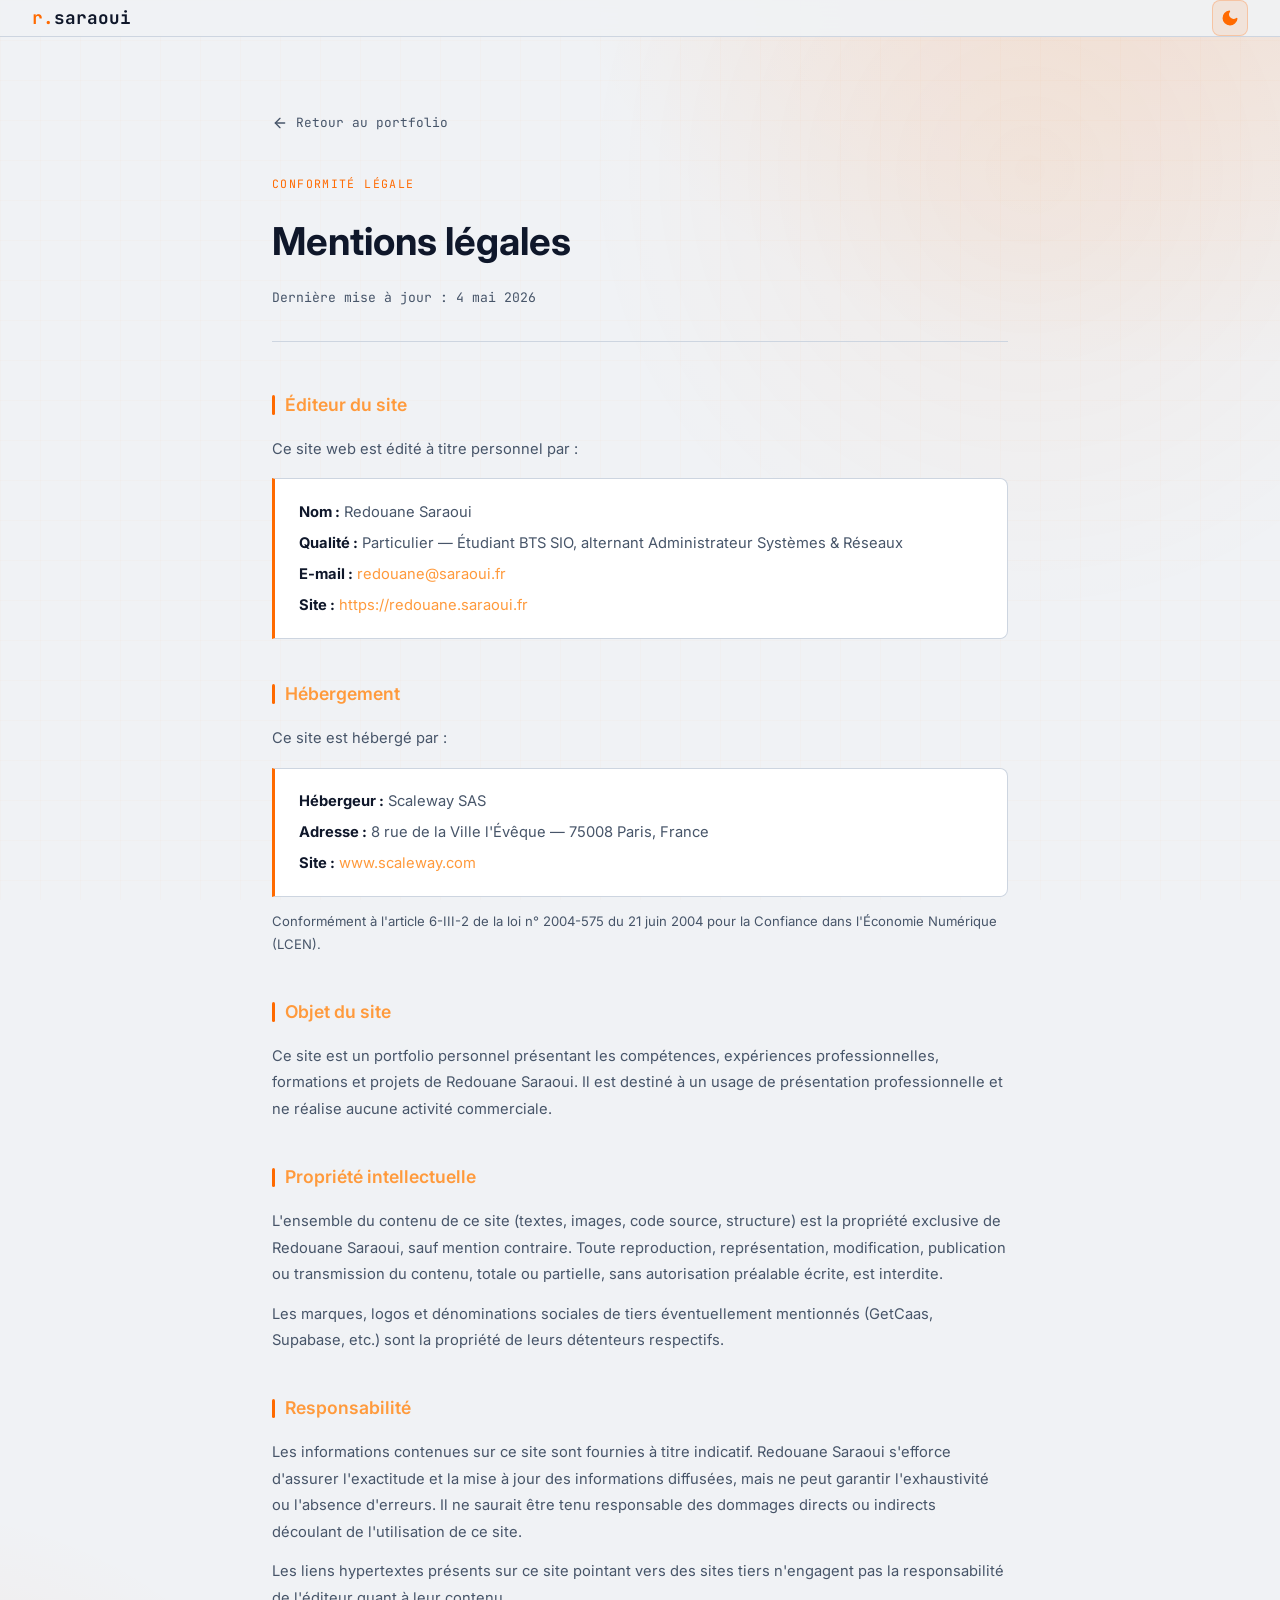
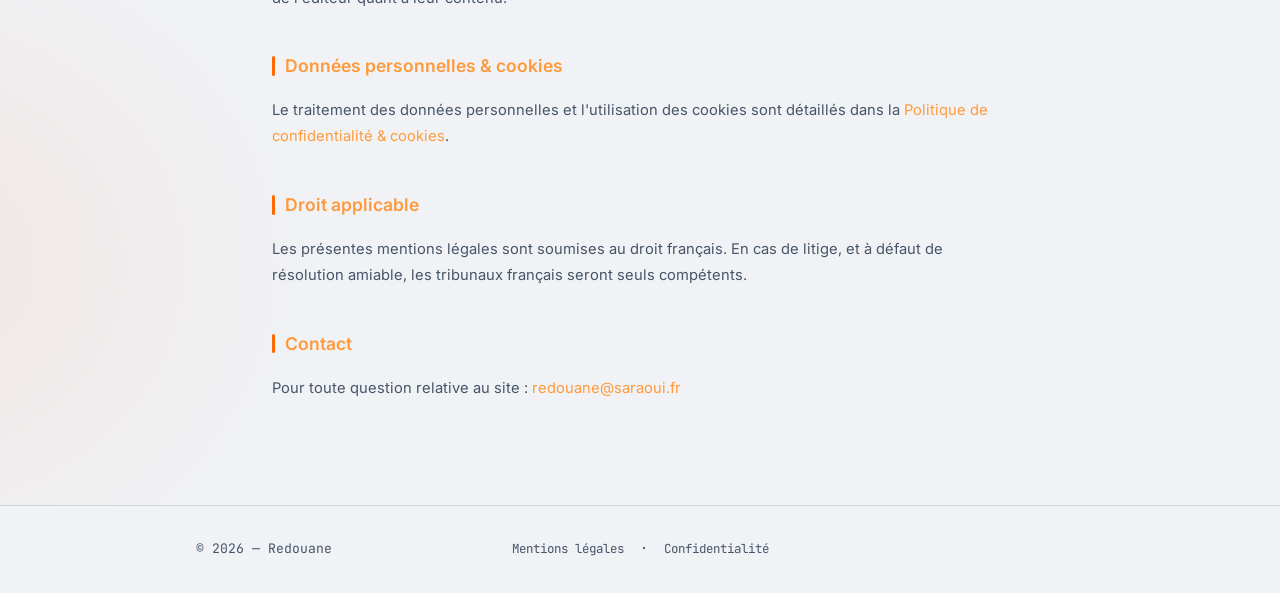
<file: mentions-legales.html>
<!DOCTYPE html>
<html lang="fr">
<head>
    <meta charset="UTF-8">
    <meta name="viewport" content="width=device-width, initial-scale=1.0">
    <title>Mentions légales — Redouane Saraoui</title>
    <meta name="description" content="Mentions légales du site portfolio de Redouane Saraoui.">
    <meta name="robots" content="noindex, follow">
    <link rel="canonical" href="https://redouane.saraoui.fr/mentions-legales.html">

    <link rel="preconnect" href="https://fonts.googleapis.com">
    <link rel="preconnect" href="https://fonts.gstatic.com" crossorigin>
    <link rel="stylesheet" href="https://fonts.googleapis.com/css2?family=Inter:wght@300;400;600;700;900&family=JetBrains+Mono:wght@400;700&display=swap">

    <link rel="stylesheet" href="styles.css">
    <link rel="icon" href="favicon.png" type="image/png">

    <style>
        .legal-page {
            max-width: 800px;
            margin: 0 auto;
            padding: 7rem 2rem 4rem;
            position: relative;
            z-index: 1;
        }
        .legal-back {
            display: inline-flex;
            align-items: center;
            gap: 0.5rem;
            font-family: 'JetBrains Mono', monospace;
            font-size: 0.8rem;
            color: var(--muted);
            text-decoration: none;
            margin-bottom: 2.5rem;
            transition: color 0.2s;
        }
        .legal-back:hover { color: var(--accent); }
        .legal-back svg { width: 16px; height: 16px; }
        .legal-header {
            margin-bottom: 3rem;
            padding-bottom: 2rem;
            border-bottom: 1px solid var(--border);
        }
        .legal-header .tag {
            font-family: 'JetBrains Mono', monospace;
            font-size: 0.72rem;
            color: var(--accent);
            text-transform: uppercase;
            letter-spacing: 0.12em;
            margin-bottom: 1rem;
        }
        .legal-header h1 {
            font-size: clamp(1.8rem, 4vw, 2.4rem);
            font-weight: 700;
            color: var(--text);
            margin-bottom: 0.75rem;
        }
        .legal-header .updated {
            font-size: 0.82rem;
            color: var(--muted);
            font-family: 'JetBrains Mono', monospace;
        }
        .legal-section {
            margin-bottom: 2.5rem;
        }
        .legal-section h2 {
            font-size: 1.1rem;
            font-weight: 600;
            color: var(--accent2);
            margin-bottom: 1rem;
            display: flex;
            align-items: center;
            gap: 0.6rem;
        }
        .legal-section h2::before {
            content: '';
            display: inline-block;
            width: 3px;
            height: 1.1em;
            background: var(--accent);
            border-radius: 2px;
            flex-shrink: 0;
        }
        .legal-section p,
        .legal-section li {
            color: var(--muted);
            font-size: 0.92rem;
            line-height: 1.8;
        }
        .legal-section ul {
            list-style: none;
            padding-left: 1.2rem;
        }
        .legal-section ul li::before {
            content: '—';
            color: var(--accent);
            margin-right: 0.5rem;
            font-family: 'JetBrains Mono', monospace;
        }
        .legal-section a {
            color: var(--accent2);
            text-decoration: none;
        }
        .legal-section a:hover { text-decoration: underline; }
        .info-block {
            background: var(--card);
            border: 1px solid var(--border);
            border-left: 3px solid var(--accent);
            border-radius: 0 8px 8px 0;
            padding: 1.2rem 1.5rem;
            margin-top: 1rem;
        }
        .info-block p { margin-bottom: 0.3rem; }
        .info-block p:last-child { margin-bottom: 0; }
        .info-block strong { color: var(--text); }
    </style>
</head>
<body>

    <header class="site-header">
        <div class="header-inner container">
            <a href="index.html" class="brand">r.<span>saraoui</span></a>
            <nav class="site-nav" aria-label="Navigation principale"></nav>
        </div>
    </header>

    <main class="legal-page">
        <a href="index.html" class="legal-back">
            <svg viewBox="0 0 24 24" fill="none" stroke="currentColor" stroke-width="2" stroke-linecap="round" stroke-linejoin="round"><path d="M19 12H5"/><path d="m12 19-7-7 7-7"/></svg>
            Retour au portfolio
        </a>

        <div class="legal-header">
            <div class="tag">Conformité légale</div>
            <h1>Mentions légales</h1>
            <p class="updated">Dernière mise à jour : 4 mai 2026</p>
        </div>

        <div class="legal-section">
            <h2>Éditeur du site</h2>
            <p>Ce site web est édité à titre personnel par :</p>
            <div class="info-block">
                <p><strong>Nom :</strong> Redouane Saraoui</p>
                <p><strong>Qualité :</strong> Particulier — Étudiant BTS SIO, alternant Administrateur Systèmes &amp; Réseaux</p>
                <p><strong>E-mail :</strong> <a href="mailto:redouane@saraoui.fr">redouane@saraoui.fr</a></p>
                <p><strong>Site :</strong> <a href="https://redouane.saraoui.fr">https://redouane.saraoui.fr</a></p>
            </div>
        </div>

        <div class="legal-section">
            <h2>Hébergement</h2>
            <p>Ce site est hébergé par :</p>
            <div class="info-block">
                <p><strong>Hébergeur :</strong> Scaleway SAS</p>
                <p><strong>Adresse :</strong> 8 rue de la Ville l'Évêque — 75008 Paris, France</p>
                <p><strong>Site :</strong> <a href="https://www.scaleway.com" target="_blank" rel="noopener noreferrer">www.scaleway.com</a></p>
            </div>
            <p style="margin-top:0.8rem; font-size:0.82rem;">Conformément à l'article 6-III-2 de la loi n° 2004-575 du 21 juin 2004 pour la Confiance dans l'Économie Numérique (LCEN).</p>
        </div>

        <div class="legal-section">
            <h2>Objet du site</h2>
            <p>Ce site est un portfolio personnel présentant les compétences, expériences professionnelles, formations et projets de Redouane Saraoui. Il est destiné à un usage de présentation professionnelle et ne réalise aucune activité commerciale.</p>
        </div>

        <div class="legal-section">
            <h2>Propriété intellectuelle</h2>
            <p>L'ensemble du contenu de ce site (textes, images, code source, structure) est la propriété exclusive de Redouane Saraoui, sauf mention contraire. Toute reproduction, représentation, modification, publication ou transmission du contenu, totale ou partielle, sans autorisation préalable écrite, est interdite.</p>
            <p style="margin-top:0.8rem;">Les marques, logos et dénominations sociales de tiers éventuellement mentionnés (GetCaas, Supabase, etc.) sont la propriété de leurs détenteurs respectifs.</p>
        </div>

        <div class="legal-section">
            <h2>Responsabilité</h2>
            <p>Les informations contenues sur ce site sont fournies à titre indicatif. Redouane Saraoui s'efforce d'assurer l'exactitude et la mise à jour des informations diffusées, mais ne peut garantir l'exhaustivité ou l'absence d'erreurs. Il ne saurait être tenu responsable des dommages directs ou indirects découlant de l'utilisation de ce site.</p>
            <p style="margin-top:0.8rem;">Les liens hypertextes présents sur ce site pointant vers des sites tiers n'engagent pas la responsabilité de l'éditeur quant à leur contenu.</p>
        </div>

        <div class="legal-section">
            <h2>Données personnelles &amp; cookies</h2>
            <p>Le traitement des données personnelles et l'utilisation des cookies sont détaillés dans la <a href="politique-confidentialite.html">Politique de confidentialité &amp; cookies</a>.</p>
        </div>

        <div class="legal-section">
            <h2>Droit applicable</h2>
            <p>Les présentes mentions légales sont soumises au droit français. En cas de litige, et à défaut de résolution amiable, les tribunaux français seront seuls compétents.</p>
        </div>

        <div class="legal-section">
            <h2>Contact</h2>
            <p>Pour toute question relative au site : <a href="mailto:redouane@saraoui.fr">redouane@saraoui.fr</a></p>
        </div>
    </main>

    <footer class="site-footer">
        <div class="container footer-inner">
            <span>© <span id="year"></span> — Redouane</span>
            <span>
                <a href="mentions-legales.html" class="footer-legal-link">Mentions légales</a>
                &nbsp;·&nbsp;
                <a href="politique-confidentialite.html" class="footer-legal-link">Confidentialité</a>
            </span>
        </div>
    </footer>

    <script src="script.js"></script>
    <script>document.getElementById('year').textContent = new Date().getFullYear();</script>
</body>
</html>
</file>
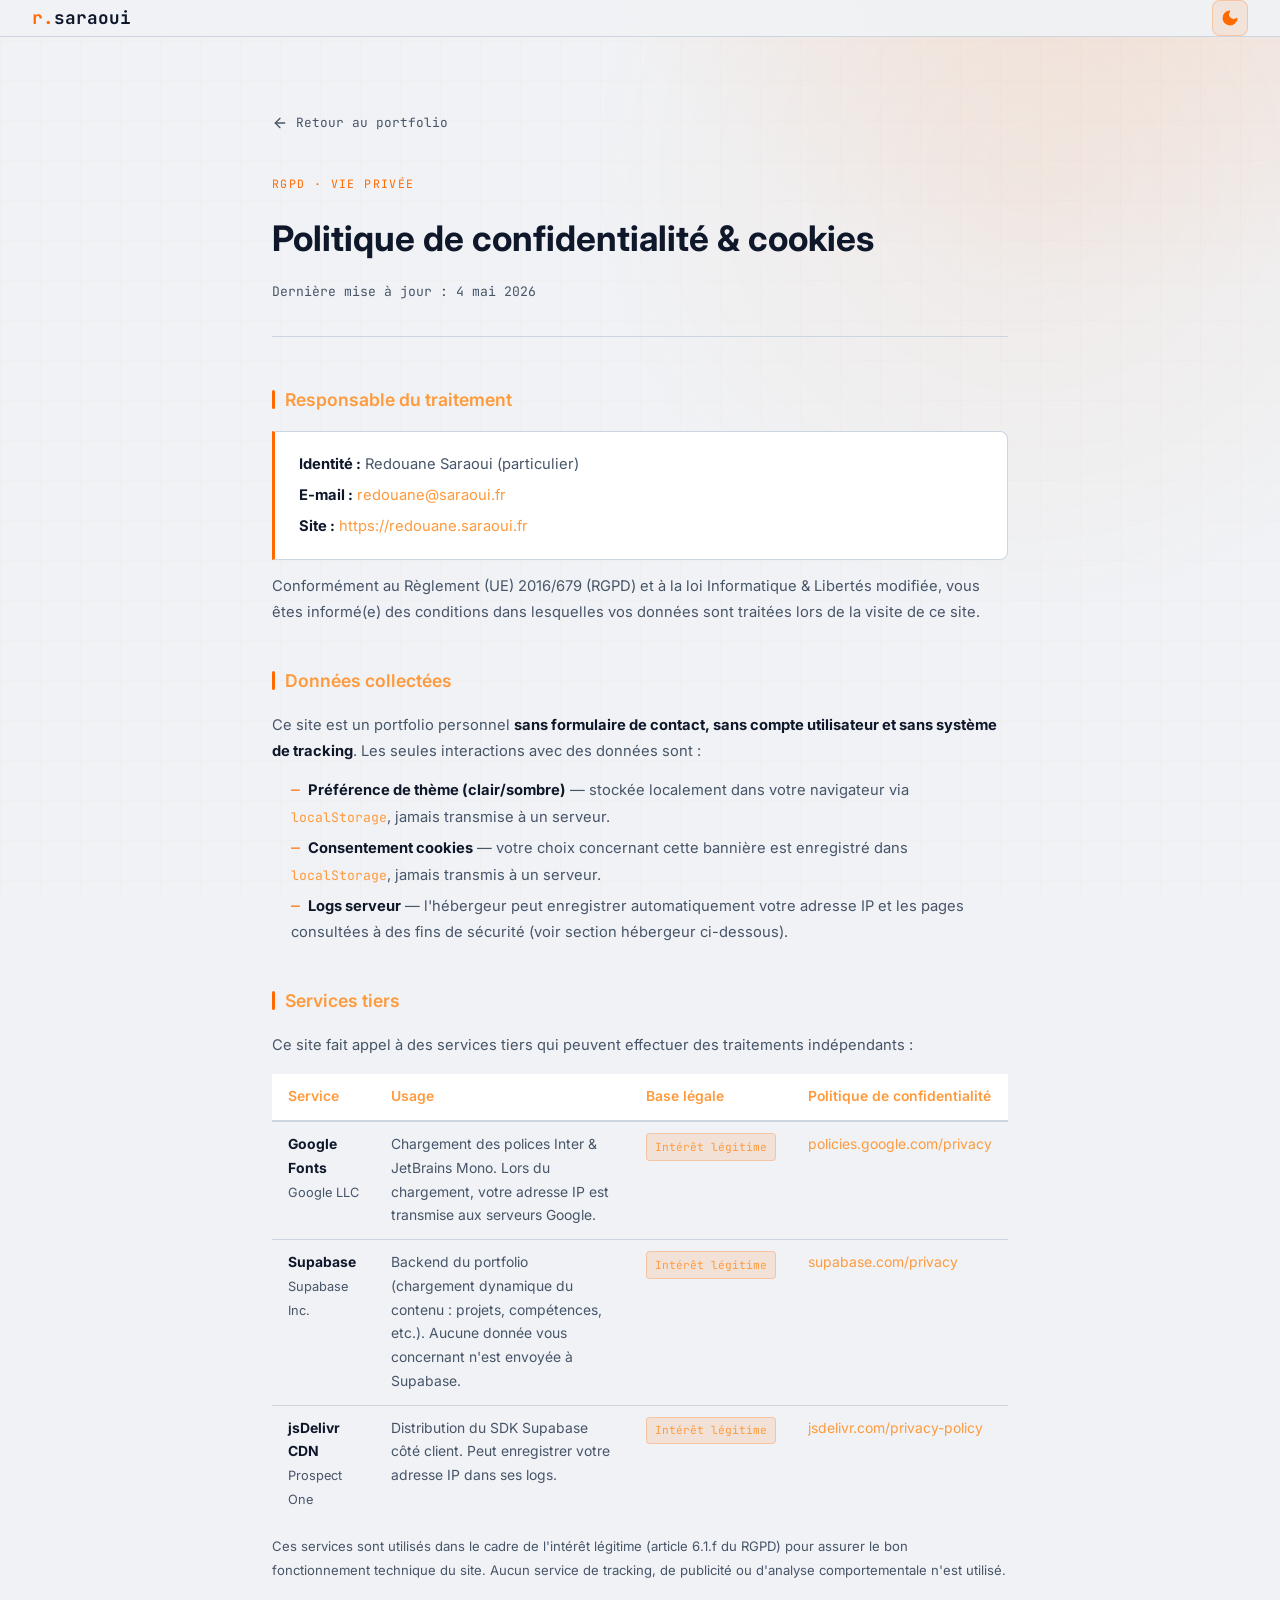
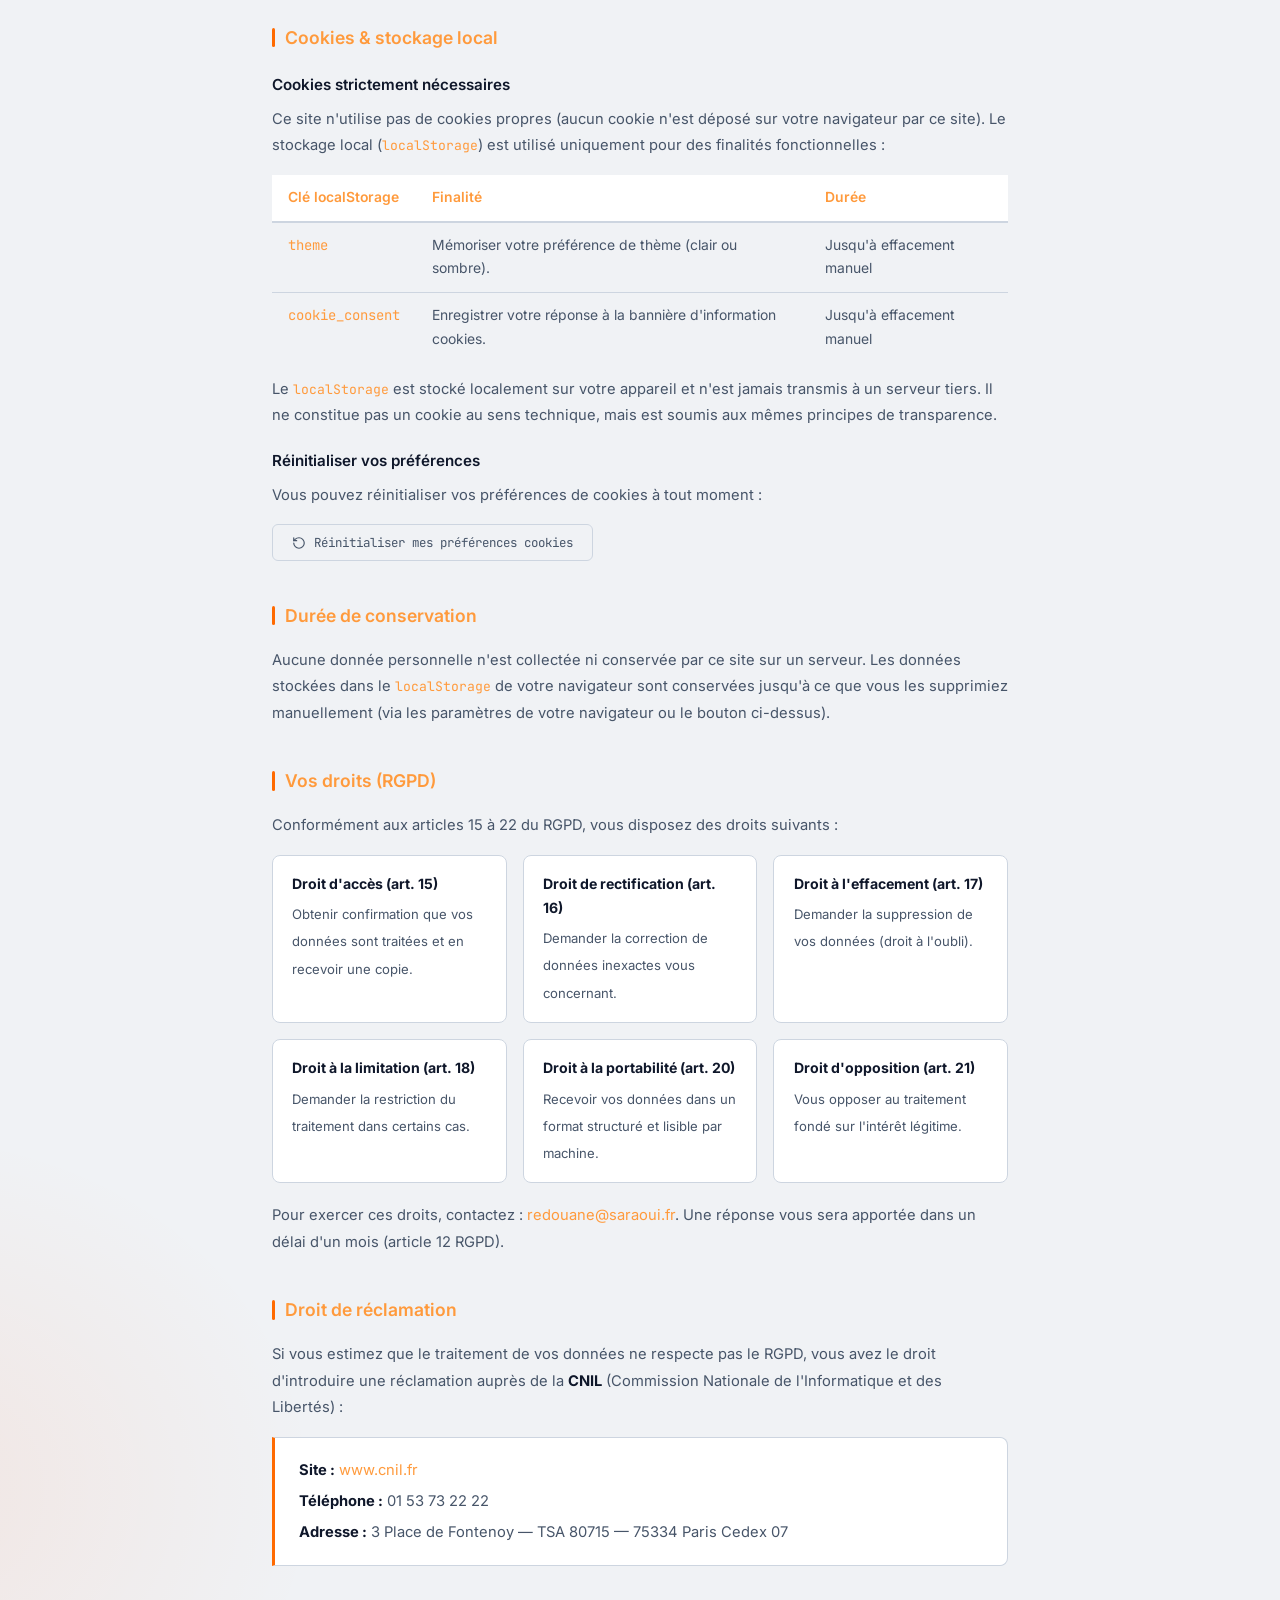
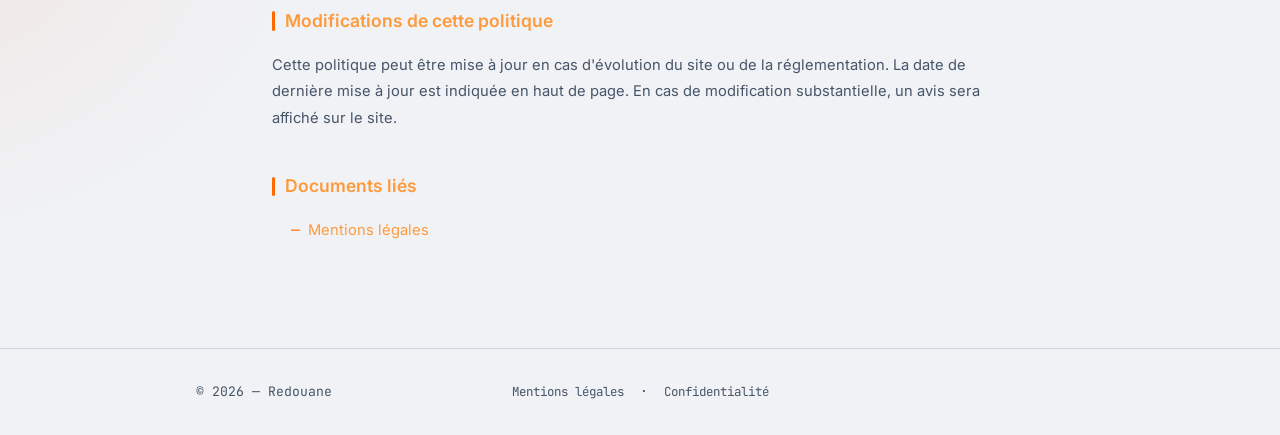
<file: politique-confidentialite.html>
<!DOCTYPE html>
<html lang="fr">
<head>
    <meta charset="UTF-8">
    <meta name="viewport" content="width=device-width, initial-scale=1.0">
    <title>Politique de confidentialité &amp; cookies — Redouane Saraoui</title>
    <meta name="description" content="Politique de confidentialité et gestion des cookies du portfolio de Redouane Saraoui, conformément au RGPD.">
    <meta name="robots" content="noindex, follow">
    <link rel="canonical" href="https://redouane.saraoui.fr/politique-confidentialite.html">

    <link rel="preconnect" href="https://fonts.googleapis.com">
    <link rel="preconnect" href="https://fonts.gstatic.com" crossorigin>
    <link rel="stylesheet" href="https://fonts.googleapis.com/css2?family=Inter:wght@300;400;600;700;900&family=JetBrains+Mono:wght@400;700&display=swap">

    <link rel="stylesheet" href="styles.css">
    <link rel="icon" href="favicon.png" type="image/png">

    <style>
        .legal-page {
            max-width: 800px;
            margin: 0 auto;
            padding: 7rem 2rem 4rem;
            position: relative;
            z-index: 1;
        }
        .legal-back {
            display: inline-flex;
            align-items: center;
            gap: 0.5rem;
            font-family: 'JetBrains Mono', monospace;
            font-size: 0.8rem;
            color: var(--muted);
            text-decoration: none;
            margin-bottom: 2.5rem;
            transition: color 0.2s;
        }
        .legal-back:hover { color: var(--accent); }
        .legal-back svg { width: 16px; height: 16px; }
        .legal-header {
            margin-bottom: 3rem;
            padding-bottom: 2rem;
            border-bottom: 1px solid var(--border);
        }
        .legal-header .tag {
            font-family: 'JetBrains Mono', monospace;
            font-size: 0.72rem;
            color: var(--accent);
            text-transform: uppercase;
            letter-spacing: 0.12em;
            margin-bottom: 1rem;
        }
        .legal-header h1 {
            font-size: clamp(1.6rem, 4vw, 2.2rem);
            font-weight: 700;
            color: var(--text);
            margin-bottom: 0.75rem;
        }
        .legal-header .updated {
            font-size: 0.82rem;
            color: var(--muted);
            font-family: 'JetBrains Mono', monospace;
        }
        .legal-section {
            margin-bottom: 2.5rem;
        }
        .legal-section h2 {
            font-size: 1.1rem;
            font-weight: 600;
            color: var(--accent2);
            margin-bottom: 1rem;
            display: flex;
            align-items: center;
            gap: 0.6rem;
        }
        .legal-section h2::before {
            content: '';
            display: inline-block;
            width: 3px;
            height: 1.1em;
            background: var(--accent);
            border-radius: 2px;
            flex-shrink: 0;
        }
        .legal-section h3 {
            font-size: 0.95rem;
            font-weight: 600;
            color: var(--text);
            margin: 1.2rem 0 0.5rem;
        }
        .legal-section p,
        .legal-section li {
            color: var(--muted);
            font-size: 0.92rem;
            line-height: 1.8;
        }
        .legal-section ul {
            list-style: none;
            padding-left: 1.2rem;
            margin-top: 0.5rem;
        }
        .legal-section ul li { margin-bottom: 0.3rem; }
        .legal-section ul li::before {
            content: '—';
            color: var(--accent);
            margin-right: 0.5rem;
            font-family: 'JetBrains Mono', monospace;
        }
        .legal-section a {
            color: var(--accent2);
            text-decoration: none;
        }
        .legal-section a:hover { text-decoration: underline; }
        .info-block {
            background: var(--card);
            border: 1px solid var(--border);
            border-left: 3px solid var(--accent);
            border-radius: 0 8px 8px 0;
            padding: 1.2rem 1.5rem;
            margin-top: 1rem;
        }
        .info-block p { margin-bottom: 0.3rem; font-size: 0.92rem; color: var(--muted); }
        .info-block p:last-child { margin-bottom: 0; }
        .info-block strong { color: var(--text); }
        .table-wrapper {
            overflow-x: auto;
            margin-top: 1rem;
        }
        table {
            width: 100%;
            border-collapse: collapse;
            font-size: 0.87rem;
        }
        th {
            background: var(--card);
            color: var(--accent2);
            font-weight: 600;
            padding: 0.7rem 1rem;
            text-align: left;
            border-bottom: 2px solid var(--border);
            white-space: nowrap;
        }
        td {
            padding: 0.7rem 1rem;
            color: var(--muted);
            border-bottom: 1px solid var(--border);
            vertical-align: top;
        }
        tr:last-child td { border-bottom: none; }
        .badge {
            display: inline-block;
            font-family: 'JetBrains Mono', monospace;
            font-size: 0.7rem;
            padding: 0.2rem 0.5rem;
            border-radius: 4px;
            background: rgba(255, 106, 0, 0.12);
            color: var(--accent2);
            border: 1px solid rgba(255, 106, 0, 0.25);
            white-space: nowrap;
        }
        .rights-grid {
            display: grid;
            grid-template-columns: repeat(auto-fill, minmax(220px, 1fr));
            gap: 1rem;
            margin-top: 1rem;
        }
        .right-card {
            background: var(--card);
            border: 1px solid var(--border);
            border-radius: 8px;
            padding: 1rem 1.2rem;
        }
        .right-card strong {
            display: block;
            font-size: 0.88rem;
            color: var(--text);
            margin-bottom: 0.3rem;
        }
        .right-card span {
            font-size: 0.82rem;
            color: var(--muted);
        }
        .cookie-reset-btn {
            display: inline-flex;
            align-items: center;
            gap: 0.5rem;
            margin-top: 1rem;
            padding: 0.55rem 1.2rem;
            background: transparent;
            border: 1px solid var(--border);
            border-radius: 6px;
            color: var(--muted);
            font-family: 'JetBrains Mono', monospace;
            font-size: 0.78rem;
            cursor: pointer;
            transition: border-color 0.2s, color 0.2s;
        }
        .cookie-reset-btn:hover {
            border-color: var(--accent);
            color: var(--accent);
        }
    </style>
</head>
<body>

    <header class="site-header">
        <div class="header-inner container">
            <a href="index.html" class="brand">r.<span>saraoui</span></a>
            <nav class="site-nav" aria-label="Navigation principale"></nav>
        </div>
    </header>

    <main class="legal-page">
        <a href="index.html" class="legal-back">
            <svg viewBox="0 0 24 24" fill="none" stroke="currentColor" stroke-width="2" stroke-linecap="round" stroke-linejoin="round"><path d="M19 12H5"/><path d="m12 19-7-7 7-7"/></svg>
            Retour au portfolio
        </a>

        <div class="legal-header">
            <div class="tag">RGPD · Vie privée</div>
            <h1>Politique de confidentialité &amp; cookies</h1>
            <p class="updated">Dernière mise à jour : 4 mai 2026</p>
        </div>

        <!-- 1. Responsable -->
        <div class="legal-section">
            <h2>Responsable du traitement</h2>
            <div class="info-block">
                <p><strong>Identité :</strong> Redouane Saraoui (particulier)</p>
                <p><strong>E-mail :</strong> <a href="mailto:redouane@saraoui.fr">redouane@saraoui.fr</a></p>
                <p><strong>Site :</strong> <a href="https://redouane.saraoui.fr">https://redouane.saraoui.fr</a></p>
            </div>
            <p style="margin-top:0.8rem;">Conformément au Règlement (UE) 2016/679 (RGPD) et à la loi Informatique &amp; Libertés modifiée, vous êtes informé(e) des conditions dans lesquelles vos données sont traitées lors de la visite de ce site.</p>
        </div>

        <!-- 2. Données collectées -->
        <div class="legal-section">
            <h2>Données collectées</h2>
            <p>Ce site est un portfolio personnel <strong style="color:var(--text);">sans formulaire de contact, sans compte utilisateur et sans système de tracking</strong>. Les seules interactions avec des données sont :</p>
            <ul style="margin-top:0.8rem;">
                <li><strong style="color:var(--text);">Préférence de thème (clair/sombre)</strong> — stockée localement dans votre navigateur via <code style="font-family:'JetBrains Mono',monospace;font-size:0.82rem;color:var(--accent2);">localStorage</code>, jamais transmise à un serveur.</li>
                <li><strong style="color:var(--text);">Consentement cookies</strong> — votre choix concernant cette bannière est enregistré dans <code style="font-family:'JetBrains Mono',monospace;font-size:0.82rem;color:var(--accent2);">localStorage</code>, jamais transmis à un serveur.</li>
                <li><strong style="color:var(--text);">Logs serveur</strong> — l'hébergeur peut enregistrer automatiquement votre adresse IP et les pages consultées à des fins de sécurité (voir section hébergeur ci-dessous).</li>
            </ul>
        </div>

        <!-- 3. Services tiers -->
        <div class="legal-section">
            <h2>Services tiers</h2>
            <p>Ce site fait appel à des services tiers qui peuvent effectuer des traitements indépendants :</p>
            <div class="table-wrapper">
                <table>
                    <thead>
                        <tr>
                            <th>Service</th>
                            <th>Usage</th>
                            <th>Base légale</th>
                            <th>Politique de confidentialité</th>
                        </tr>
                    </thead>
                    <tbody>
                        <tr>
                            <td><strong style="color:var(--text);">Google Fonts</strong><br><span style="font-size:0.8rem;">Google LLC</span></td>
                            <td>Chargement des polices Inter &amp; JetBrains Mono. Lors du chargement, votre adresse IP est transmise aux serveurs Google.</td>
                            <td><span class="badge">Intérêt légitime</span></td>
                            <td><a href="https://policies.google.com/privacy" target="_blank" rel="noopener noreferrer">policies.google.com/privacy</a></td>
                        </tr>
                        <tr>
                            <td><strong style="color:var(--text);">Supabase</strong><br><span style="font-size:0.8rem;">Supabase Inc.</span></td>
                            <td>Backend du portfolio (chargement dynamique du contenu : projets, compétences, etc.). Aucune donnée vous concernant n'est envoyée à Supabase.</td>
                            <td><span class="badge">Intérêt légitime</span></td>
                            <td><a href="https://supabase.com/privacy" target="_blank" rel="noopener noreferrer">supabase.com/privacy</a></td>
                        </tr>
                        <tr>
                            <td><strong style="color:var(--text);">jsDelivr CDN</strong><br><span style="font-size:0.8rem;">Prospect One</span></td>
                            <td>Distribution du SDK Supabase côté client. Peut enregistrer votre adresse IP dans ses logs.</td>
                            <td><span class="badge">Intérêt légitime</span></td>
                            <td><a href="https://www.jsdelivr.com/privacy-policy-jsdelivr-net" target="_blank" rel="noopener noreferrer">jsdelivr.com/privacy-policy</a></td>
                        </tr>
                    </tbody>
                </table>
            </div>
            <p style="margin-top:0.8rem; font-size:0.82rem;">Ces services sont utilisés dans le cadre de l'intérêt légitime (article 6.1.f du RGPD) pour assurer le bon fonctionnement technique du site. Aucun service de tracking, de publicité ou d'analyse comportementale n'est utilisé.</p>
        </div>

        <!-- 4. Cookies & stockage local -->
        <div class="legal-section">
            <h2>Cookies &amp; stockage local</h2>

            <h3>Cookies strictement nécessaires</h3>
            <p>Ce site n'utilise pas de cookies propres (aucun cookie n'est déposé sur votre navigateur par ce site). Le stockage local (<code style="font-family:'JetBrains Mono',monospace;font-size:0.82rem;color:var(--accent2);">localStorage</code>) est utilisé uniquement pour des finalités fonctionnelles :</p>
            <div class="table-wrapper">
                <table>
                    <thead>
                        <tr>
                            <th>Clé localStorage</th>
                            <th>Finalité</th>
                            <th>Durée</th>
                        </tr>
                    </thead>
                    <tbody>
                        <tr>
                            <td><code style="font-family:'JetBrains Mono',monospace;color:var(--accent2);">theme</code></td>
                            <td>Mémoriser votre préférence de thème (clair ou sombre).</td>
                            <td>Jusqu'à effacement manuel</td>
                        </tr>
                        <tr>
                            <td><code style="font-family:'JetBrains Mono',monospace;color:var(--accent2);">cookie_consent</code></td>
                            <td>Enregistrer votre réponse à la bannière d'information cookies.</td>
                            <td>Jusqu'à effacement manuel</td>
                        </tr>
                    </tbody>
                </table>
            </div>
            <p style="margin-top:0.8rem;">Le <code style="font-family:'JetBrains Mono',monospace;font-size:0.82rem;color:var(--accent2);">localStorage</code> est stocké localement sur votre appareil et n'est jamais transmis à un serveur tiers. Il ne constitue pas un cookie au sens technique, mais est soumis aux mêmes principes de transparence.</p>

            <h3>Réinitialiser vos préférences</h3>
            <p>Vous pouvez réinitialiser vos préférences de cookies à tout moment :</p>
            <button class="cookie-reset-btn" onclick="resetConsent()">
                <svg width="14" height="14" viewBox="0 0 24 24" fill="none" stroke="currentColor" stroke-width="2" stroke-linecap="round" stroke-linejoin="round"><path d="M3 12a9 9 0 1 0 9-9 9.75 9.75 0 0 0-6.74 2.74L3 8"/><path d="M3 3v5h5"/></svg>
                Réinitialiser mes préférences cookies
            </button>
        </div>

        <!-- 5. Durée de conservation -->
        <div class="legal-section">
            <h2>Durée de conservation</h2>
            <p>Aucune donnée personnelle n'est collectée ni conservée par ce site sur un serveur. Les données stockées dans le <code style="font-family:'JetBrains Mono',monospace;font-size:0.82rem;color:var(--accent2);">localStorage</code> de votre navigateur sont conservées jusqu'à ce que vous les supprimiez manuellement (via les paramètres de votre navigateur ou le bouton ci-dessus).</p>
        </div>

        <!-- 6. Droits -->
        <div class="legal-section">
            <h2>Vos droits (RGPD)</h2>
            <p>Conformément aux articles 15 à 22 du RGPD, vous disposez des droits suivants :</p>
            <div class="rights-grid">
                <div class="right-card">
                    <strong>Droit d'accès (art. 15)</strong>
                    <span>Obtenir confirmation que vos données sont traitées et en recevoir une copie.</span>
                </div>
                <div class="right-card">
                    <strong>Droit de rectification (art. 16)</strong>
                    <span>Demander la correction de données inexactes vous concernant.</span>
                </div>
                <div class="right-card">
                    <strong>Droit à l'effacement (art. 17)</strong>
                    <span>Demander la suppression de vos données (droit à l'oubli).</span>
                </div>
                <div class="right-card">
                    <strong>Droit à la limitation (art. 18)</strong>
                    <span>Demander la restriction du traitement dans certains cas.</span>
                </div>
                <div class="right-card">
                    <strong>Droit à la portabilité (art. 20)</strong>
                    <span>Recevoir vos données dans un format structuré et lisible par machine.</span>
                </div>
                <div class="right-card">
                    <strong>Droit d'opposition (art. 21)</strong>
                    <span>Vous opposer au traitement fondé sur l'intérêt légitime.</span>
                </div>
            </div>
            <p style="margin-top:1.2rem;">Pour exercer ces droits, contactez : <a href="mailto:redouane@saraoui.fr">redouane@saraoui.fr</a>. Une réponse vous sera apportée dans un délai d'un mois (article 12 RGPD).</p>
        </div>

        <!-- 7. Réclamation -->
        <div class="legal-section">
            <h2>Droit de réclamation</h2>
            <p>Si vous estimez que le traitement de vos données ne respecte pas le RGPD, vous avez le droit d'introduire une réclamation auprès de la <strong style="color:var(--text);">CNIL</strong> (Commission Nationale de l'Informatique et des Libertés) :</p>
            <div class="info-block">
                <p><strong>Site :</strong> <a href="https://www.cnil.fr" target="_blank" rel="noopener noreferrer">www.cnil.fr</a></p>
                <p><strong>Téléphone :</strong> 01 53 73 22 22</p>
                <p><strong>Adresse :</strong> 3 Place de Fontenoy — TSA 80715 — 75334 Paris Cedex 07</p>
            </div>
        </div>

        <!-- 8. Modifications -->
        <div class="legal-section">
            <h2>Modifications de cette politique</h2>
            <p>Cette politique peut être mise à jour en cas d'évolution du site ou de la réglementation. La date de dernière mise à jour est indiquée en haut de page. En cas de modification substantielle, un avis sera affiché sur le site.</p>
        </div>

        <!-- 9. Liens -->
        <div class="legal-section">
            <h2>Documents liés</h2>
            <ul>
                <li><a href="mentions-legales.html">Mentions légales</a></li>
            </ul>
        </div>
    </main>

    <footer class="site-footer">
        <div class="container footer-inner">
            <span>© <span id="year"></span> — Redouane</span>
            <span>
                <a href="mentions-legales.html" class="footer-legal-link">Mentions légales</a>
                &nbsp;·&nbsp;
                <a href="politique-confidentialite.html" class="footer-legal-link">Confidentialité</a>
            </span>
        </div>
    </footer>

    <script src="script.js"></script>
    <script>
        document.getElementById('year').textContent = new Date().getFullYear();

        function resetConsent() {
            localStorage.removeItem('cookie_consent');
            alert('Vos préférences ont été réinitialisées. Rechargez la page d\'accueil pour revoir la bannière.');
        }
    </script>
</body>
</html>
</file>
<file: styles.css>
/* ========================================
   IMPORTS
======================================== */

/* Google Fonts chargé depuis le HTML pour éviter le blocage de rendu */

/* ========================================
   VARIABLES & THÈME
======================================== */

:root {
  color-scheme: dark light;
  --bg:             #080c14;
  --bg2:            #0d1420;
  --card:           #111827;
  --border:         #1e2d45;
  --accent:         #ff6a00;
  --accent2:        #ff9a3c;
  --text:           #e2e8f0;
  --muted:          #64748b;

  /* Aliases pour compatibilité avec l'ancien code */
  --bg-primary:     var(--bg);
  --bg-secondary:   var(--bg2);
  --bg-tertiary:    #162030;
  --text-primary:   var(--text);
  --text-secondary: var(--muted);
  --accent-primary: var(--accent);
  --accent-secondary: var(--accent2);
  --accent-glow:    rgba(255, 106, 0, 0.35);
  --gradient-accent: linear-gradient(135deg, var(--accent), var(--accent2));
  --gradient-vertical: linear-gradient(180deg, var(--accent), var(--accent2));
  --color-accent-light: rgba(255, 106, 0, 0.08);
  --border-color:   var(--border);
  --shadow-sm:      0 2px 8px rgba(0, 0, 0, 0.4);
  --shadow-md:      0 4px 20px rgba(0, 0, 0, 0.6);
  --shadow-lg:      0 8px 40px rgba(0, 0, 0, 0.8);
  --card-bg:        var(--card);
  --nav-bg:         rgba(8, 12, 20, 0.88);
}

/* ========================================
   RESET & BASE
======================================== */

* {
  margin: 0;
  padding: 0;
  box-sizing: border-box;
}

html {
  scroll-behavior: smooth;
  overflow-x: clip;
  scrollbar-width: none;
  -ms-overflow-style: none;
}

html::-webkit-scrollbar,
body::-webkit-scrollbar {
  display: none;
}

::selection {
  background: rgba(255, 106, 0, 0.3);
  color: var(--text);
}

/* ========================================
   BODY & FOND
======================================== */

body {
  font-family: 'Inter', -apple-system, BlinkMacSystemFont, 'Segoe UI', Roboto, sans-serif;
  font-size: 16px;
  line-height: 1.7;
  color: var(--text);
  background:
    radial-gradient(ellipse 1000px 800px at 90% -5%,  rgba(255, 106, 0, 0.13) 0%, transparent 60%),
    radial-gradient(ellipse 700px 600px  at -8% 85%,  rgba(255, 80,  0, 0.08) 0%, transparent 60%),
    radial-gradient(ellipse 500px 350px  at 50% 108%, rgba(255, 106, 0, 0.05) 0%, transparent 70%),
    var(--bg);
  -webkit-font-smoothing: antialiased;
  -moz-osx-font-smoothing: grayscale;
  position: relative;
  overflow-x: clip;
}

/* Grille de points */
body::after {
  content: '';
  position: fixed;
  inset: 0;
  background-image: radial-gradient(circle, rgba(255, 106, 0, 0.055) 1px, transparent 1px);
  background-size: 40px 40px;
  pointer-events: none;
  z-index: 0;
}

/* Lueur principale animée en haut à droite */
body::before {
  content: '';
  position: fixed;
  width: 900px;
  height: 900px;
  border-radius: 50%;
  background: radial-gradient(circle, rgba(255, 106, 0, 0.09) 0%, transparent 70%);
  top: -280px;
  right: -200px;
  pointer-events: none;
  z-index: 0;
  animation: glow-breathe 10s ease-in-out infinite alternate;
}

@keyframes glow-breathe {
  from { opacity: 0.6; transform: scale(0.93); }
  to   { opacity: 1;   transform: scale(1.1);  }
}

/* ========================================
   HEADER & NAVIGATION
======================================== */

.site-header {
  position: fixed;
  top: 0;
  left: 0;
  right: 0;
  z-index: 1000;
  background: var(--nav-bg);
  backdrop-filter: blur(12px);
  -webkit-backdrop-filter: blur(12px);
  border-bottom: 1px solid var(--border);
  transition: background 0.3s ease, border-color 0.3s ease;
}

.header-inner {
  display: flex;
  align-items: center;
  justify-content: space-between;
  padding: 1.2rem 2rem;
  max-width: 1400px;
  margin: 0 auto;
}

.brand {
  font-family: 'JetBrains Mono', monospace;
  font-size: 1.1rem;
  font-weight: 700;
  color: var(--accent);
  text-decoration: none;
  transition: opacity 0.2s;
  z-index: 1001;
  position: relative;
}

.brand:hover {
  opacity: 0.85;
}

.site-nav {
  display: flex;
  gap: 2rem;
  align-items: center;
}

.site-nav a {
  color: var(--muted);
  text-decoration: none;
  font-weight: 600;
  font-size: 0.9rem;
  letter-spacing: 0.03em;
  transition: color 0.2s;
  position: relative;
}

.site-nav a:hover {
  color: var(--accent);
}


.nav-toggle {
  display: none;
  flex-direction: column;
  align-items: center;
  justify-content: center;
  gap: 6px;
  width: 36px;
  height: 36px;
  padding: 0;
  background: none;
  border: none;
  cursor: pointer;
  z-index: 1001;
}

.nav-toggle .nav-bar {
  display: block;
  width: 22px;
  height: 2px;
  border-radius: 2px;
  transition: transform 0.35s cubic-bezier(0.4, 0, 0.2, 1),
              opacity  0.25s ease,
              width    0.25s ease;
}

.nav-toggle .nav-bar:nth-child(1) { background: var(--text); }
.nav-toggle .nav-bar:nth-child(2) { background: var(--text); width: 14px; align-self: flex-start; }
.nav-toggle .nav-bar:nth-child(3) { background: var(--accent); }

.nav-toggle:hover .nav-bar:nth-child(2) {
  width: 22px;
}

.nav-toggle[aria-expanded="true"] .nav-bar:nth-child(1) {
  background: var(--accent);
}
.nav-toggle[aria-expanded="true"] .nav-bar:nth-child(2) {
  background: var(--accent);
  width: 22px;
}

/* ========================================
   CONTAINER & SECTIONS
======================================== */

.container {
  max-width: 1400px;
  margin: 0 auto;
  padding: 0 2rem;
  position: relative;
  z-index: 1;
}

.section {
  padding: 6rem 0;
  position: relative;
  z-index: 1;
}

.section-head {
  text-align: center;
  margin-bottom: 4rem;
}

.section-head h2 {
  font-size: clamp(1.8rem, 3.5vw, 2.5rem);
  font-weight: 900;
  letter-spacing: -0.02em;
  color: var(--text);
}

.eyebrow {
  font-family: 'JetBrains Mono', monospace;
  font-size: 0.75rem;
  font-weight: 700;
  text-transform: uppercase;
  letter-spacing: 0.15em;
  color: var(--accent);
  margin-bottom: 0.6rem;
}

.muted {
  color: var(--muted);
  font-size: 1rem;
}

/* ========================================
   HERO
======================================== */

.hero {
  min-height: 100vh;
  display: flex;
  align-items: center;
  padding-top: 100px;
  position: relative;
  overflow: hidden;
}

.hero .container {
  position: relative;
  z-index: 1;
}

.hero .title {
  font-size: clamp(2.5rem, 6vw, 4.5rem);
  font-weight: 900;
  line-height: 1.05;
  margin-bottom: 1.5rem;
  letter-spacing: -0.03em;
  color: var(--text);
}

.hero .subtitle {
  font-size: clamp(1rem, 2vw, 1.2rem);
  color: var(--muted);
  max-width: 620px;
  margin: 0 0 3rem;
  line-height: 1.8;
}

.hero .subtitle strong {
  color: var(--text);
}

.hero .eyebrow {
  display: inline-flex;
  align-items: center;
  gap: 0.5rem;
  background: var(--color-accent-light);
  border: 1px solid rgba(255, 106, 0, 0.25);
  padding: 0.4rem 1rem;
  border-radius: 99px;
  font-size: 0.8rem;
  font-weight: 600;
  color: var(--accent);
  margin-bottom: 1.5rem;
  font-family: 'JetBrains Mono', monospace;
}

.hero .eyebrow::before {
  content: '';
  width: 8px;
  height: 8px;
  border-radius: 50%;
  background: var(--accent);
  animation: pulse 1.5s infinite;
  flex-shrink: 0;
}

@keyframes pulse {
  0%, 100% { opacity: 1; }
  50% { opacity: 0.3; }
}

.cta {
  display: flex;
  gap: 1rem;
  justify-content: flex-start;
  flex-wrap: wrap;
  position: relative;
  z-index: 1;
}

/* ========================================
   BOUTONS
======================================== */

.btn {
  display: inline-flex;
  align-items: center;
  justify-content: center;
  padding: 0.85rem 2rem;
  font-size: 0.95rem;
  font-weight: 700;
  text-decoration: none;
  border-radius: 8px;
  transition: background 0.2s ease, color 0.2s ease, transform 0.2s ease, box-shadow 0.2s ease, border-color 0.2s ease;
  cursor: pointer;
  border: none;
  font-family: inherit;
}

.btn.primary {
  background: var(--accent);
  color: #000;
}

.btn.primary:hover {
  background: var(--accent2);
  transform: translateY(-2px);
  box-shadow: 0 8px 24px rgba(255, 106, 0, 0.35);
}

.btn.ghost {
  background: transparent;
  color: var(--text);
  border: 1px solid var(--border);
}

.btn.ghost:hover {
  border-color: var(--accent);
  color: var(--accent);
  transform: translateY(-2px);
}

/* ========================================
   GRILLE & CARDS PROJETS
======================================== */

.grid {
  display: flex;
  flex-direction: column;
  gap: 1.5rem;
  counter-reset: projectNum;
  max-width: 1100px;
  margin: 0 auto;
}

/* ========================================
   PROJECT CARDS — horizontal feature layout
======================================== */
.card {
  background: var(--card);
  border: 1px solid var(--border);
  border-radius: 16px;
  overflow: hidden;
  position: relative;
  counter-increment: projectNum;
  transition: transform 0.3s ease, box-shadow 0.3s ease, border-color 0.3s ease;
}

.card::before {
  content: counter(projectNum, decimal-leading-zero);
  position: absolute;
  top: 1rem;
  right: 1.25rem;
  font-family: 'JetBrains Mono', monospace;
  font-size: 0.85rem;
  font-weight: 700;
  color: var(--accent);
  opacity: 0.55;
  letter-spacing: 0.05em;
  z-index: 2;
}

.card:hover {
  transform: translateY(-3px);
  border-color: rgba(255, 106, 0, 0.4);
  box-shadow: 0 18px 40px rgba(0, 0, 0, 0.35);
}

.card-link {
  display: grid;
  grid-template-columns: minmax(0, 1fr) minmax(0, 1.4fr);
  align-items: stretch;
}

.card-media {
  position: relative;
  background: linear-gradient(135deg, #131c2b 0%, #0a1018 100%);
  display: flex;
  align-items: center;
  justify-content: center;
  overflow: hidden;
  box-sizing: border-box;
  border-right: 1px solid var(--border);
}

[data-theme="light"] .card-media {
  background: linear-gradient(135deg, #f5f6f8 0%, #e9ecf1 100%);
}

.card-media::after {
  content: "";
  position: absolute;
  inset: 0;
  background: linear-gradient(135deg, rgba(255, 106, 0, 0) 0%, rgba(255, 106, 0, 0.08) 100%);
  opacity: 0;
  transition: opacity 0.35s ease;
  pointer-events: none;
}

.card:hover .card-media::after {
  opacity: 1;
}

.card-media-overlay {
  position: absolute;
  inset: 0;
  display: flex;
  align-items: center;
  justify-content: center;
  background: rgba(8, 12, 20, 0.65);
  backdrop-filter: blur(2px);
  opacity: 0;
  pointer-events: none;
  transition: opacity 0.3s ease;
  z-index: 3;
}

.card:hover .card-media-overlay,
.card:focus-within .card-media-overlay {
  opacity: 1;
  pointer-events: auto;
}

.card-media-btn {
  display: inline-flex;
  align-items: center;
  gap: 0.4rem;
  padding: 0.65rem 1.2rem;
  background: #ff6a00;
  color: #fff;
  font-weight: 600;
  font-size: 0.9rem;
  border-radius: 999px;
  text-decoration: none;
  transform: translateY(8px);
  transition: transform 0.3s ease, background 0.2s ease;
}

.card:hover .card-media-btn,
.card:focus-within .card-media-btn {
  transform: translateY(0);
}

.card-media-btn:hover {
  background: #ff8a3c;
}

.card-media-btn-icon {
  width: 1rem;
  height: 1rem;
  flex-shrink: 0;
}

.card-media-btn {
  border: 0;
  cursor: pointer;
  font-family: inherit;
}

.lightbox[hidden] {
  display: none !important;
}

.lightbox {
  position: fixed;
  inset: 0;
  z-index: 1000;
  background: rgba(5, 8, 14, 0.92);
  display: flex;
  align-items: center;
  justify-content: center;
  padding: 2rem;
  opacity: 0;
  transition: opacity 0.25s ease;
}

.lightbox.is-open {
  opacity: 1;
}

.lightbox-img {
  max-width: 95vw;
  max-height: 90vh;
  object-fit: contain;
  border-radius: 8px;
  background: #ffffff;
  box-shadow: 0 20px 60px rgba(0, 0, 0, 0.6);
  transform: scale(0.96);
  transition: transform 0.25s ease;
}

.lightbox.is-open .lightbox-img {
  transform: scale(1);
}

.lightbox-close {
  position: absolute;
  top: 1.2rem;
  right: 1.2rem;
  width: 2.6rem;
  height: 2.6rem;
  border: 0;
  border-radius: 50%;
  background: rgba(255, 255, 255, 0.1);
  color: #fff;
  cursor: pointer;
  display: flex;
  align-items: center;
  justify-content: center;
  transition: background 0.2s ease, transform 0.2s ease;
}

.lightbox-close:hover {
  background: rgba(255, 255, 255, 0.2);
  transform: rotate(90deg);
}

.lightbox-close svg {
  width: 1.3rem;
  height: 1.3rem;
}

.card-media-img {
  width: 100%;
  height: 100%;
  object-fit: contain;
  object-position: center;
  filter: invert(1) hue-rotate(180deg);
  transition: transform 0.5s ease;
}

[data-theme="light"] .card-media-img {
  filter: none;
}

.card:hover .card-media-img {
  transform: scale(1.04);
}

.card-body {
  padding: 1.6rem 1.8rem 1.7rem;
  text-align: left;
  display: flex;
  flex-direction: column;
  gap: 0.85rem;
  justify-content: center;
}

.card-body h3 {
  font-size: 1.25rem;
  font-weight: 700;
  color: var(--text);
  margin: 0;
  letter-spacing: -0.01em;
  line-height: 1.3;
  transition: color 0.25s ease;
  padding-right: 3rem;
}

.card:hover .card-body h3 {
  color: var(--accent);
}

.card-description {
  margin: 0;
  color: var(--muted);
  font-size: 0.9rem;
  line-height: 1.65;
  text-align: left;
}

.card-tags {
  display: flex;
  flex-wrap: wrap;
  gap: 0.4rem;
  margin: 0.2rem 0 0;
  justify-content: flex-start;
}

.card-cta {
  align-self: flex-start;
  margin-top: 0.6rem;
  padding: 0.55rem 1rem;
  font-family: 'JetBrains Mono', monospace;
  font-size: 0.8rem;
  font-weight: 600;
  color: var(--accent);
  text-decoration: none;
  background: rgba(255, 106, 0, 0.08);
  border: 1px solid rgba(255, 106, 0, 0.3);
  border-radius: 8px;
  transition: background 0.25s ease, border-color 0.25s ease, transform 0.25s ease;
}

.card-cta span {
  display: inline-block;
  margin-left: 0.25rem;
  transition: transform 0.25s ease;
}

.card-cta:hover {
  background: rgba(255, 106, 0, 0.18);
  border-color: var(--accent);
}

.card-cta:hover span {
  transform: translateX(4px);
}

.card-cta:focus-visible {
  outline: 2px solid var(--accent);
  outline-offset: 2px;
}


.pill {
  display: inline-block;
  padding: 0.3rem 0.8rem;
  background: rgba(255, 106, 0, 0.07);
  color: var(--accent);
  border: 1px solid rgba(255, 106, 0, 0.2);
  border-radius: 6px;
  font-size: 0.78rem;
  font-weight: 600;
  font-family: 'JetBrains Mono', monospace;
  transition: background 0.2s ease;
}

.pill:hover {
  background: rgba(255, 106, 0, 0.15);
}

/* BTS Compétences — cartes projets */
.card-bts-comps {
  display: flex;
  flex-wrap: wrap;
  gap: 0.35rem;
  margin: 0.4rem 0 0;
}

.bts-pill {
  display: inline-flex;
  align-items: center;
  gap: 0.35rem;
  padding: 0.25rem 0.6rem 0.25rem 0.4rem;
  border-radius: 6px;
  border: 1px solid rgba(120, 140, 255, 0.25);
  background: rgba(99, 112, 220, 0.07);
  font-size: 0.75rem;
  font-family: 'JetBrains Mono', monospace;
  line-height: 1.3;
}

.bts-pill-num {
  font-weight: 700;
  color: #7c8fff;
  flex-shrink: 0;
}

.bts-pill-label {
  color: var(--text-secondary);
  font-weight: 500;
}

/* ========================================
   COMPÉTENCES
======================================== */

.skills-grid {
  display: grid;
  grid-template-columns: repeat(auto-fill, minmax(160px, 1fr));
  gap: 1rem;
  max-width: 1100px;
  margin: 0 auto;
  align-items: start;
  padding-bottom: 1rem; /* espace pour les tooltips de la dernière ligne */
}

.skill {
  background: var(--card);
  border: 1px solid var(--border);
  border-radius: 16px;
  padding: 0 1rem;
  height: 150px;
  transition: border-color 0.25s ease, transform 0.25s ease, box-shadow 0.25s ease;
  position: relative;
  display: flex;
  flex-direction: column;
  align-items: center;
  justify-content: center;
  gap: 0.65rem;
  text-align: center;
  cursor: default;
}

.skill::after {
  content: '';
  position: absolute;
  inset: 0;
  background: radial-gradient(ellipse at 50% 0%, var(--color-accent-light) 0%, transparent 65%);
  opacity: 0;
  transition: opacity 0.3s ease;
  pointer-events: none;
}

.skill:hover {
  border-color: rgba(255, 106, 0, 0.4);
  transform: translateY(-4px);
  box-shadow: 0 12px 32px rgba(0, 0, 0, 0.45), 0 0 0 1px rgba(255, 106, 0, 0.12);
}

.skill:hover::after {
  opacity: 1;
}

.skill-icon {
  width: 52px;
  height: 52px;
  color: var(--accent);
  flex-shrink: 0;
  display: flex;
  align-items: center;
  justify-content: center;
  background: var(--color-accent-light);
  border: 1px solid rgba(255, 106, 0, 0.18);
  border-radius: 14px;
  padding: 10px;
  transition: background 0.25s ease, border-color 0.25s ease;
}

.skill:hover .skill-icon {
  background: rgba(255, 106, 0, 0.14);
  border-color: rgba(255, 106, 0, 0.35);
}

.skill-icon svg {
  width: 100%;
  height: 100%;
  filter: brightness(0) invert(1);
  opacity: 0.9;
}

[data-theme="light"] .skill-icon svg {
  filter: brightness(0);
  opacity: 0.75;
}

.skill-name {
  font-weight: 700;
  font-size: 0.88rem;
  color: var(--text);
  line-height: 1.3;
}

/* Tooltip flottant AU-DESSUS — toujours visible quelle que soit la ligne */
.skill-description {
  position: absolute;
  bottom: calc(100% + 10px);
  left: 50%;
  transform: translateX(-50%) translateY(-4px);
  width: 210px;
  background: var(--bg2);
  border: 1px solid rgba(255, 106, 0, 0.3);
  border-radius: 10px;
  padding: 0.75rem 1rem;
  font-size: 0.78rem;
  color: var(--muted);
  line-height: 1.55;
  text-align: center;
  z-index: 1001;
  box-shadow: 0 -4px 20px rgba(0, 0, 0, 0.3);
  pointer-events: none;
  opacity: 0;
  visibility: hidden;
  transition: opacity 0.2s ease, transform 0.2s ease, visibility 0.2s ease;
}

/* Flèche pointant vers le bas (vers la carte) */
.skill-description::after {
  content: '';
  position: absolute;
  bottom: -6px;
  left: 50%;
  transform: translateX(-50%);
  border-left: 6px solid transparent;
  border-right: 6px solid transparent;
  border-top: 6px solid rgba(255, 106, 0, 0.3);
}

.skill:hover .skill-description {
  opacity: 1;
  visibility: visible;
  transform: translateX(-50%) translateY(0);
}

/* ========================================
   À PROPOS
======================================== */

.about {
  background: transparent;
  position: relative;
}

.about-content {
  max-width: 900px;
  margin: 0 auto;
  background: var(--card);
  border: 1px solid var(--border);
  border-radius: 16px;
  padding: 2.5rem;
  position: relative;
  overflow: hidden;
}

.about-content::before {
  content: '';
  position: absolute;
  left: 0;
  top: 0;
  bottom: 0;
  width: 3px;
  background: var(--gradient-vertical);
}

.about-content p {
  font-size: 1rem;
  line-height: 1.8;
  margin-bottom: 1.5rem;
  color: var(--muted);
}

.about-content p:last-child {
  margin-bottom: 0;
}

.about-content strong {
  color: var(--text);
  font-weight: 700;
}

.tags {
  display: flex;
  flex-wrap: wrap;
  gap: 0.5rem;
  list-style: none;
  justify-content: flex-start;
}

.tags li {
  padding: 0.3rem 0.8rem;
  background: rgba(255, 106, 0, 0.07);
  color: var(--accent);
  border: 1px solid rgba(255, 106, 0, 0.2);
  border-radius: 6px;
  font-weight: 600;
  font-size: 0.8rem;
  font-family: 'JetBrains Mono', monospace;
  transition: background 0.2s ease, transform 0.2s ease;
  cursor: default;
}

.tags li:hover {
  background: rgba(255, 106, 0, 0.15);
  transform: translateY(-2px);
}

/* ========================================
   TIMELINE (Expérience & Formation)
======================================== */

.timeline {
  position: relative;
  padding-left: 3rem;
  max-width: 900px;
  margin: 0 auto;
}

.timeline::before {
  content: '';
  position: absolute;
  left: 0;
  top: 0;
  bottom: 0;
  width: 3px;
  background: var(--gradient-vertical);
  border-radius: 2px;
}

.timeline-item {
  position: relative;
  background: var(--card);
  border: 1px solid var(--border);
  border-radius: 12px;
  padding: 1.5rem 2rem;
  margin-bottom: 1.2rem;
  margin-left: 1.5rem;
}

.timeline-item::before {
  content: '';
  position: absolute;
  left: -2.4rem;
  top: 1.5rem;
  width: 14px;
  height: 14px;
  background: var(--accent);
  border-radius: 50%;
  border: 3px solid var(--bg);
  box-shadow: 0 0 10px rgba(255, 106, 0, 0.5);
}

.timeline-item::after {
  content: '';
  position: absolute;
  left: 0;
  top: 0;
  bottom: 0;
  width: 3px;
  background: var(--gradient-vertical);
}

.timeline-meta {
  font-family: 'JetBrains Mono', monospace;
  font-size: 0.78rem;
  color: var(--accent);
  margin-bottom: 0.5rem;
  font-weight: 700;
  background: var(--color-accent-light);
  border: 1px solid rgba(255, 106, 0, 0.2);
  display: inline-block;
  padding: 0.2rem 0.7rem;
  border-radius: 99px;
}

.timeline-title {
  font-size: 1.1rem;
  font-weight: 800;
  margin-bottom: 0.5rem;
  color: var(--text);
}

/* ========================================
   CONTACT
======================================== */

.contact {
  background: transparent;
  position: relative;
}

.contact-actions {
  display: flex;
  gap: 1rem;
  justify-content: center;
  flex-wrap: wrap;
}

/* ========================================
   FOOTER
======================================== */

.site-footer {
  background: var(--bg);
  border-top: 1px solid var(--border);
  padding: 2rem 0;
  text-align: center;
  color: var(--muted);
  font-family: 'JetBrains Mono', monospace;
  font-size: 0.82rem;
}

.heart-link {
  color: inherit;
  text-decoration: none;
  display: inline;
  cursor: default;
}

.heart-link:hover {
  color: inherit;
}


/* ========================================
   ANIMATIONS REVEAL
======================================== */

[data-reveal] {
  opacity: 0;
  transform: translateY(30px);
  transition: opacity 0.6s ease, transform 0.6s ease;
}

[data-reveal].is-visible {
  opacity: 1;
  transform: translateY(0);
}

/* ========================================
   ACCENT UTILITY
======================================== */

.accent { color: var(--accent); }

/* ========================================
   BRAND LOGO (R.Redouane)
======================================== */

.brand span { color: var(--text); }

/* ========================================
   HERO CONTENT (left-aligned)
======================================== */

.hero-content { max-width: 700px; }

/* ========================================
   À PROPOS GRID
======================================== */

.about-grid {
  display: grid;
  grid-template-columns: 1fr 1.6fr;
  gap: 4rem;
  align-items: center;
}

.avatar {
  width: 100%;
  aspect-ratio: 1;
  border-radius: 16px;
  background: linear-gradient(135deg, var(--card), var(--border));
  border: 2px solid var(--border);
  display: flex;
  align-items: center;
  justify-content: center;
  position: relative;
  overflow: hidden;
}

.avatar-img {
  width: 100%;
  height: 100%;
  object-fit: cover;
  display: block;
}

.avatar::after {
  content: '';
  position: absolute;
  inset: 0;
  background: linear-gradient(135deg, rgba(255,106,0,.08), rgba(255,154,60,.08));
  pointer-events: none;
}

.avatar-img {
  width: 100%;
  height: 100%;
  object-fit: cover;
  display: block;
}

.avatar-corner {
  position: absolute;
  bottom: -1px;
  right: -1px;
  background: var(--accent);
  color: #000;
  font-family: 'JetBrains Mono', monospace;
  font-size: .7rem;
  font-weight: 700;
  padding: .3rem .7rem;
  border-radius: 8px 0 0 0;
  z-index: 1;
}

.about-text h2 {
  font-size: clamp(1.8rem, 3.5vw, 2.5rem);
  font-weight: 900;
  letter-spacing: -0.02em;
  margin-bottom: 1rem;
}

/* ========================================
   EXPÉRIENCE CARD
======================================== */

.exp-card {
  background: var(--card);
  border: 1px solid var(--border);
  border-radius: 16px;
  padding: 2rem 2.5rem;
  max-width: 820px;
  margin: 0 auto 1.2rem;
  position: relative;
  overflow: hidden;
  transition: border-color .25s, box-shadow .25s;
}

.exp-card:hover {
  border-color: rgba(255,106,0,.35);
  box-shadow: 0 12px 32px rgba(0,0,0,.5);
}

.exp-card::before {
  content: '';
  position: absolute;
  left: 0;
  top: 0;
  bottom: 0;
  width: 3px;
  background: var(--gradient-vertical);
}

.exp-header {
  display: flex;
  justify-content: space-between;
  align-items: flex-start;
  flex-wrap: wrap;
  gap: 1rem;
  margin-bottom: 1.2rem;
}

.exp-company {
  font-size: 1.2rem;
  font-weight: 900;
}

.exp-role {
  color: var(--muted);
  font-size: .9rem;
  margin-top: .25rem;
}

.exp-date {
  background: rgba(255,106,0,.08);
  border: 1px solid rgba(255,106,0,.2);
  color: var(--accent);
  font-size: .8rem;
  font-weight: 700;
  padding: .35rem .9rem;
  border-radius: 6px;
  font-family: 'JetBrains Mono', monospace;
  white-space: nowrap;
  flex-shrink: 0;
}

.exp-desc {
  font-size: .9rem;
  color: var(--muted);
  line-height: 1.7;
}

.exp-list {
  list-style: none;
  display: flex;
  flex-direction: column;
  gap: .6rem;
}

.exp-list li {
  display: flex;
  align-items: flex-start;
  gap: .75rem;
  font-size: .9rem;
  color: var(--muted);
  line-height: 1.6;
}

.exp-list li::before {
  content: '▸';
  color: var(--accent);
  font-size: .8rem;
  margin-top: .1rem;
  flex-shrink: 0;
}

/* ========================================
   FORMATION GRID
======================================== */

.formation-grid {
  display: grid;
  grid-template-columns: repeat(auto-fill, minmax(280px, 1fr));
  gap: 1.2rem;
}

.form-card {
  background: var(--card);
  border: 1px solid var(--border);
  border-radius: 12px;
  padding: 1.5rem;
  transition: border-color 0.25s ease, transform 0.25s ease, box-shadow 0.25s ease;
}

.form-card:hover {
  border-color: rgba(255,106,0,.35);
  transform: translateY(-3px);
  box-shadow: 0 8px 24px rgba(0,0,0,.4);
}

.form-year {
  display: inline-block;
  background: rgba(255,106,0,.08);
  border: 1px solid rgba(255,106,0,.2);
  color: var(--accent);
  font-family: 'JetBrains Mono', monospace;
  font-size: .75rem;
  font-weight: 700;
  padding: .28rem .75rem;
  border-radius: 6px;
  margin-bottom: .6rem;
}

.form-card h3 {
  font-size: 1rem;
  font-weight: 700;
  margin-bottom: .3rem;
}

.form-card p {
  font-size: .85rem;
  color: var(--muted);
  line-height: 1.6;
}

/* ========================================
   SECTION ALTERNANCE DE FOND
======================================== */

.section-alt { background: transparent; }

/* ========================================
   CONTACT SECTION
======================================== */

.contact-wrap {
  max-width: 600px;
  margin: 0 auto;
  text-align: center;
}

.contact-wrap h2 {
  font-size: clamp(1.8rem, 3.5vw, 2.5rem);
  font-weight: 900;
  letter-spacing: -0.02em;
  margin-bottom: 1rem;
}

.contact-desc {
  color: var(--muted);
  font-size: 1rem;
  line-height: 1.8;
  margin-bottom: 2.5rem;
}

.contact-link {
  display: inline-flex;
  align-items: center;
  gap: .6rem;
  background: var(--card);
  border: 1px solid var(--border);
  color: var(--text);
  text-decoration: none;
  padding: .8rem 1.5rem;
  border-radius: 10px;
  font-weight: 600;
  font-size: .9rem;
  transition: border-color 0.2s ease, color 0.2s ease, transform 0.2s ease, box-shadow 0.2s ease;
}

.contact-link:hover {
  border-color: var(--accent);
  color: var(--accent);
  transform: translateY(-2px);
  box-shadow: 0 8px 20px rgba(255,106,0,.15);
}

.contact-link svg {
  width: 18px;
  height: 18px;
  flex-shrink: 0;
}

/* ========================================
   FOOTER DEUX COLONNES
======================================== */

.footer-inner {
  display: grid;
  grid-template-columns: 1fr auto 1fr;
  align-items: center;
  gap: 1rem;
}

.footer-inner > :last-child {
  text-align: right;
}

/* ========================================
   RESPONSIVE - TABLETTE
======================================== */

@media (max-width: 1024px) {
  .container {
    padding: 0 1.5rem;
  }

  .section {
    padding: 4rem 0;
  }

  .grid {
    grid-template-columns: repeat(auto-fit, minmax(280px, 1fr));
    gap: 1.2rem;
  }

  .skills-grid {
    grid-template-columns: repeat(auto-fill, minmax(150px, 1fr));
  }

  .projects .container {
    padding: 0;
  }

  .projects .grid {
    display: flex;
    overflow-x: auto;
    scroll-snap-type: x mandatory;
    scrollbar-width: none;
    gap: 1.5rem;
    padding: 0 1.5rem 1.5rem;
  }

  .projects .grid::-webkit-scrollbar {
    display: none;
  }

  .projects .card {
    flex: 0 0 320px;
    scroll-snap-align: center;
  }
}

/* ========================================
   RESPONSIVE - MOBILE
======================================== */

@media (max-width: 768px) {
  .header-inner {
    padding: 1rem 1.5rem;
  }

  .nav-toggle {
    display: flex;
  }

  .site-nav {
    position: fixed;
    top: 0;
    right: -100%;
    width: min(185px, 60vw);
    height: 100dvh;
    background: var(--bg2);
    border-left: 1px solid var(--border);
    flex-direction: column;
    align-items: flex-start;
    justify-content: center;
    gap: 0;
    padding: 0 0 2rem;
    z-index: 999;
    transition: right 0.35s cubic-bezier(0.4, 0, 0.2, 1);
    overflow: hidden;
  }

  /* Barre orange verticale à gauche */
  .site-nav::before {
    content: '';
    position: absolute;
    top: 15%;
    bottom: 15%;
    left: 0;
    width: 2px;
    background: linear-gradient(180deg, transparent, var(--accent), var(--accent2), transparent);
    border-radius: 2px;
  }

  .site-nav::after { display: none; }

  .site-nav.is-open {
    right: 0;
  }

  .site-nav a {
    display: block;
    width: 100%;
    padding: 0.9rem 2rem 0.9rem 2.5rem;
    font-size: 1rem;
    font-weight: 600;
    letter-spacing: 0.03em;
    color: var(--muted);
    background: none;
    border: none;
    position: relative;
    opacity: 0;
    transform: translateX(12px);
    transition: color 0.2s, padding-left 0.2s;
  }

  /* Tiret orange glissant */
  .site-nav a::before {
    content: '';
    position: absolute;
    left: 2rem;
    top: 50%;
    transform: translateY(-50%) scaleX(0);
    transform-origin: left;
    width: 14px;
    height: 2px;
    background: var(--accent);
    border-radius: 2px;
    transition: transform 0.2s ease;
  }

  .site-nav a:hover,
  .site-nav a.nav-active {
    color: var(--text);
    padding-left: 3.8rem;
    background: none;
  }

  .site-nav a:hover::before,
  .site-nav a.nav-active::before {
    transform: translateY(-50%) scaleX(1);
  }

  .site-nav a.nav-active {
    color: var(--accent);
    font-weight: 700;
  }

  .site-nav .theme-toggle {
    margin: 2rem auto 0;
  }

  @keyframes navItemIn {
    to { opacity: 1; transform: translateX(0); }
  }

  .site-nav.is-open a {
    animation: navItemIn 0.3s ease forwards;
  }

  .site-nav.is-open a:nth-child(1) { animation-delay: 0.06s; }
  .site-nav.is-open a:nth-child(2) { animation-delay: 0.12s; }
  .site-nav.is-open a:nth-child(3) { animation-delay: 0.18s; }
  .site-nav.is-open a:nth-child(4) { animation-delay: 0.24s; }
  .site-nav.is-open a:nth-child(5) { animation-delay: 0.30s; }
  .site-nav.is-open a:nth-child(6) { animation-delay: 0.36s; }

  .nav-toggle[aria-expanded="true"] .nav-bar:nth-child(1) {
    transform: rotate(45deg) translate(0px, 8px);
  }

  .nav-toggle[aria-expanded="true"] .nav-bar:nth-child(2) {
    opacity: 0;
    transform: scaleX(0);
  }

  .nav-toggle[aria-expanded="true"] .nav-bar:nth-child(3) {
    transform: rotate(-45deg) translate(0px, -8px);
  }


  .section {
    padding: 3rem 0;
  }

  .container {
    padding: 0 1.5rem;
    max-width: 100%;
  }

  .section-head {
    margin-bottom: 2.5rem;
  }

  .section-head h2 {
    font-size: clamp(1.5rem, 5vw, 2rem);
  }

  .hero {
    min-height: 80vh;
    padding: 100px 1.5rem 2rem;
  }

  .hero .container {
    max-width: 100%;
    padding: 0;
  }

  .hero .title {
    font-size: 1.75rem;
    margin-bottom: 1.5rem;
    line-height: 1.2;
  }

  .hero .subtitle {
    font-size: 1rem;
    margin-bottom: 2rem;
  }

  .cta {
    flex-direction: row;
    flex-wrap: nowrap;
    gap: 0.5rem;
    width: 100%;
  }

  .btn {
    padding: 0.75rem 0.75rem;
    font-size: 0.82rem;
    flex: 1 1 0;
    min-width: 0;
    text-align: center;
    white-space: nowrap;
  }

  .projects .container {
    padding: 0 1.25rem;
  }

  /* Mobile : passage en colonne, image au-dessus du contenu */
  .grid {
    gap: 1rem;
  }

  .card-link {
    grid-template-columns: 1fr;
  }

  .card-media {
    aspect-ratio: 16 / 9;
    border-right: none;
    border-bottom: 1px solid var(--border);
  }

  .card-body {
    padding: 1.2rem 1.3rem 1.3rem;
  }

  .card-body h3 {
    font-size: 1.08rem;
    padding-right: 2.5rem;
  }

  .card-description {
    font-size: 0.85rem;
  }

  .skills-grid {
    gap: 0.75rem;
    grid-template-columns: repeat(3, 1fr);
  }

  .skill {
    padding: 1.5rem 0.75rem 1.25rem;
  }

  .about-content {
    padding: 1.5rem;
  }

  .tags {
    gap: 0.5rem;
  }

  .timeline {
    padding-left: 2rem;
  }

  .timeline-item {
    margin-left: 1rem;
  }

  .contact-actions {
    flex-direction: row;
    justify-content: center;
  }

  .about-grid {
    grid-template-columns: 1fr;
    gap: 2rem;
  }

  .avatar {
    max-width: 200px;
    margin: 0 auto;
  }

  .exp-card {
    padding: 1.5rem;
  }

  .exp-header {
    flex-direction: column;
    gap: .75rem;
  }

  .footer-inner {
    grid-template-columns: 1fr;
    text-align: center;
  }

  .footer-inner > :last-child {
    text-align: center;
  }

  .site-footer {
    padding: 1.5rem 0;
    font-size: 0.78rem;
  }

  body::before,
  body::after {
    display: none;
  }
}

/* ========================================
   PETIT MOBILE
======================================== */

@media (max-width: 480px) {
  .header-inner {
    padding: 1rem;
  }

  .brand {
    font-size: 1rem;
  }

  .section {
    padding: 2.5rem 0;
  }

  .section-head h2 {
    font-size: 1.4rem;
  }

  .hero {
    padding: 90px 1rem 2rem;
  }

  .hero .title {
    font-size: 1.5rem;
  }

  .hero .subtitle {
    font-size: 0.95rem;
  }

  .card {
    flex: 0 0 min(90vw, 300px);
  }

  .skills-grid {
    grid-template-columns: repeat(2, 1fr);
  }

  .about-content {
    padding: 1.25rem 1rem;
  }

  .timeline {
    padding-left: 1.5rem;
  }

  .timeline-item {
    margin-left: 0.75rem;
    padding: 1.25rem;
  }
}

/* ========================================
   BOUTON THÈME CLAIR/SOMBRE
======================================== */

.theme-toggle {
  display: flex;
  align-items: center;
  justify-content: center;
  width: 36px;
  height: 36px;
  border-radius: 8px;
  background: rgba(255, 106, 0, 0.1);
  border: 1px solid rgba(255, 106, 0, 0.25);
  cursor: pointer;
  transition: background 0.2s ease, border-color 0.2s ease, transform 0.2s ease;
  flex-shrink: 0;
  color: var(--accent);
}

.theme-toggle:hover {
  background: rgba(255, 106, 0, 0.2);
  border-color: var(--accent);
  transform: translateY(-1px);
}

.theme-toggle svg {
  width: 18px;
  height: 18px;
  fill: currentColor;
  stroke: currentColor;
}

/* ========================================
   THÈME CLAIR
======================================== */

[data-theme="light"] {
  --bg:             #f0f2f5;
  --bg2:            #e4e9f0;
  --card:           #ffffff;
  --border:         #cdd5e0;
  --text:           #0f172a;
  --muted:          #475569;

  --bg-primary:     var(--bg);
  --bg-secondary:   var(--bg2);
  --bg-tertiary:    #dce3ee;
  --text-primary:   var(--text);
  --text-secondary: var(--muted);
  --border-color:   var(--border);
  --shadow-sm:      0 2px 8px rgba(0, 0, 0, 0.08);
  --shadow-md:      0 4px 20px rgba(0, 0, 0, 0.12);
  --shadow-lg:      0 8px 40px rgba(0, 0, 0, 0.18);
  --card-bg:        var(--card);
  --nav-bg:         rgba(240, 242, 245, 0.92);
  --color-accent-light: rgba(255, 106, 0, 0.06);
  --accent-glow:    rgba(255, 106, 0, 0.18);
}

[data-theme="light"] body::before {
  background: radial-gradient(circle, rgba(255, 106, 0, 0.06) 0%, transparent 70%);
}

[data-theme="light"] body::after {
  background-image:
    linear-gradient(rgba(255, 106, 0, 0.02) 1px, transparent 1px),
    linear-gradient(90deg, rgba(255, 106, 0, 0.02) 1px, transparent 1px);
}

/* ========================================
   REDUCED MOTION
======================================== */

@media (prefers-reduced-motion: reduce) {
  *, *::before, *::after {
    animation-duration: 0.01ms !important;
    animation-iteration-count: 1 !important;
    transition-duration: 0.01ms !important;
  }

  html {
    scroll-behavior: auto;
  }
}

/* ========================================
   PAGE LOADER
======================================== */

#page-loader {
  position: fixed;
  inset: 0;
  z-index: 9999;
  background: var(--bg);
  display: flex;
  align-items: center;
  justify-content: center;
  transition: opacity 0.4s ease, visibility 0.4s ease;
}

#page-loader.hidden {
  opacity: 0;
  visibility: hidden;
  pointer-events: none;
}

.loader-inner {
  display: flex;
  flex-direction: column;
  align-items: center;
  gap: 1.5rem;
}

.loader-brand {
  font-family: 'JetBrains Mono', monospace;
  font-size: 1.6rem;
  font-weight: 700;
  color: var(--accent);
  letter-spacing: -0.02em;
}

.loader-brand span {
  color: var(--text);
}

.loader-bar {
  width: 160px;
  height: 2px;
  background: var(--border);
  border-radius: 2px;
  overflow: hidden;
}

.loader-bar-fill {
  height: 100%;
  width: 45%;
  background: linear-gradient(90deg, var(--accent), var(--accent2));
  border-radius: 2px;
  animation: loader-progress 1.6s ease-in-out infinite;
  will-change: transform;
}

@keyframes loader-progress {
  0%   { transform: translateX(-222%); }
  100% { transform: translateX(322%); }
}

/* ========================================
   VEILLE TECHNOLOGIQUE
======================================== */

.veille-intro {
  margin: 0 auto 2.5rem;
  max-width: 860px;
}

.veille-intro-text {
  color: var(--text-secondary);
  line-height: 1.75;
  margin-bottom: 1.5rem;
  font-size: 0.95rem;
}

.veille-methode {
  background: var(--surface);
  border: 1px solid var(--border);
  border-left: 3px solid var(--accent);
  border-radius: var(--radius);
  padding: 1.25rem 1.5rem;
  display: flex;
  flex-direction: column;
  gap: 0.75rem;
}

.veille-methode-title {
  font-family: 'JetBrains Mono', monospace;
  font-size: 0.78rem;
  text-transform: uppercase;
  letter-spacing: 0.08em;
  color: var(--accent);
  margin-bottom: 0.25rem;
}

.veille-methode p {
  color: var(--text-secondary);
  line-height: 1.7;
  font-size: 0.9rem;
  margin: 0;
}

.veille-pratique {
  padding-top: 0.75rem;
  border-top: 1px solid var(--border);
}

.veille-filters {
  display: flex;
  flex-wrap: wrap;
  gap: 0.5rem;
  margin-bottom: 2rem;
}

.veille-filter {
  font-family: 'JetBrains Mono', monospace;
  font-size: 0.78rem;
  font-weight: 700;
  padding: 0.4rem 1rem;
  border-radius: 6px;
  border: 1px solid var(--border);
  background: transparent;
  color: var(--muted);
  cursor: pointer;
  transition: color 0.2s, border-color 0.2s, background 0.2s;
}

.veille-filter:hover {
  color: var(--accent);
  border-color: rgba(255, 106, 0, 0.4);
}

.veille-filter.active {
  background: rgba(255, 106, 0, 0.1);
  border-color: rgba(255, 106, 0, 0.5);
  color: var(--accent);
}

.veille-grid {
  display: grid;
  grid-template-columns: repeat(4, 1fr);
  gap: 1.5rem;
}

@media (max-width: 1200px) {
  .veille-grid { grid-template-columns: repeat(3, 1fr); }
}

@media (max-width: 1024px) {
  .veille-grid { grid-template-columns: repeat(2, 1fr); }
}

.veille-card {
  display: flex;
  flex-direction: column;
  background: var(--card);
  border: 1px solid var(--border);
  border-radius: 14px;
  overflow: hidden;
  text-decoration: none;
  color: var(--text);
  transition: border-color 0.25s, transform 0.25s, box-shadow 0.25s;
}

.veille-card:hover {
  transform: translateY(-4px);
  border-color: rgba(255, 106, 0, 0.35);
  box-shadow: 0 12px 32px rgba(0, 0, 0, 0.45);
}

.veille-card-img {
  width: 100%;
  aspect-ratio: 16 / 9;
  overflow: hidden;
  background: var(--bg2);
}

.veille-card-img img {
  width: 100%;
  height: 100%;
  object-fit: cover;
  transition: transform 0.4s ease;
}

.veille-card:hover .veille-card-img img {
  transform: scale(1.04);
}

.veille-card-body {
  flex: 1;
  display: flex;
  flex-direction: column;
  padding: 1.25rem 1.5rem;
  gap: 0.6rem;
}

.veille-tags {
  display: flex;
  flex-wrap: wrap;
  gap: 0.35rem;
}

.veille-title {
  font-size: 1rem;
  font-weight: 700;
  line-height: 1.4;
  color: var(--text);
}

.veille-desc {
  font-size: 0.875rem;
  color: var(--muted);
  line-height: 1.6;
  flex: 1;
  display: -webkit-box;
  -webkit-line-clamp: 3;
  -webkit-box-orient: vertical;
  overflow: hidden;
}

.veille-meta {
  display: flex;
  align-items: center;
  gap: 0.75rem;
  font-family: 'JetBrains Mono', monospace;
  font-size: 0.7rem;
  color: var(--muted);
  flex-wrap: wrap;
  padding-top: 0.4rem;
  border-top: 1px solid var(--border);
}

.veille-meta span:not(:last-child)::after {
  content: '·';
  margin-left: 0.75rem;
}

.veille-empty {
  grid-column: 1 / -1;
  text-align: center;
  color: var(--muted);
  padding: 3rem;
  font-family: 'JetBrains Mono', monospace;
  font-size: 0.9rem;
}

@media (max-width: 768px) {
  .veille-grid { grid-template-columns: 1fr; }
}

/* ========================================
   FOOTER — LIENS LÉGAUX
======================================== */

.footer-center {
  display: flex;
  align-items: center;
  gap: 0.5rem;
  font-family: 'JetBrains Mono', monospace;
  font-size: 0.78rem;
}

.footer-sep {
  color: var(--border);
}

.footer-legal-link {
  color: var(--muted);
  text-decoration: none;
  font-family: 'JetBrains Mono', monospace;
  font-size: 0.78rem;
  transition: color 0.2s;
}

.footer-legal-link:hover {
  color: var(--accent2);
}

/* ========================================
   BANNIÈRE COOKIES
======================================== */

.cookie-banner {
  position: fixed;
  bottom: 0;
  left: 0;
  right: 0;
  z-index: 2000;
  background: var(--bg2);
  border-top: 1px solid var(--border);
  padding: 1rem 2rem;
  transform: translateY(100%);
  opacity: 0;
  transition: transform 0.35s cubic-bezier(0.34, 1.56, 0.64, 1), opacity 0.35s ease;
  box-shadow: 0 -4px 30px rgba(0, 0, 0, 0.5);
}

.cookie-banner.is-visible {
  transform: translateY(0);
  opacity: 1;
}

.cookie-banner__inner {
  max-width: 1200px;
  margin: 0 auto;
  display: flex;
  align-items: center;
  justify-content: space-between;
  gap: 1.5rem;
  flex-wrap: wrap;
}

.cookie-banner__text {
  display: flex;
  align-items: flex-start;
  gap: 0.75rem;
  flex: 1;
  min-width: 260px;
}


.cookie-banner__text p {
  font-size: 0.85rem;
  color: var(--muted);
  line-height: 1.6;
  margin: 0;
}

.cookie-banner__text p strong {
  color: var(--text);
}

.cookie-banner__text p a {
  color: var(--accent2);
  text-decoration: none;
}

.cookie-banner__text p a:hover {
  text-decoration: underline;
}

.cookie-banner__actions {
  display: flex;
  gap: 0.75rem;
  align-items: center;
  flex-shrink: 0;
}

.cookie-btn {
  font-family: 'JetBrains Mono', monospace;
  font-size: 0.78rem;
  padding: 0.55rem 1.2rem;
  border-radius: 6px;
  cursor: pointer;
  transition: background 0.2s, border-color 0.2s, color 0.2s, transform 0.15s;
  white-space: nowrap;
}

.cookie-btn:active {
  transform: scale(0.97);
}

.cookie-btn--accept {
  background: var(--accent);
  color: #fff;
  border: 1px solid var(--accent);
  font-weight: 600;
}

.cookie-btn--accept:hover {
  background: var(--accent2);
  border-color: var(--accent2);
}

.cookie-btn--decline {
  background: transparent;
  color: var(--muted);
  border: 1px solid var(--border);
}

.cookie-btn--decline:hover {
  border-color: var(--muted);
  color: var(--text);
}

@media (max-width: 600px) {
  .cookie-banner {
    padding: 1rem;
  }
  .cookie-banner__inner {
    flex-direction: column;
    align-items: flex-start;
    gap: 1rem;
  }
  .cookie-banner__actions {
    width: 100%;
    justify-content: stretch;
  }
  .cookie-btn {
    flex: 1;
    text-align: center;
  }
  .footer-center {
    order: -1;
    width: 100%;
    justify-content: center;
  }
}

/* ========================================
   BTS FICHES
   ======================================== */

.bts-fiches-grid {
  display: grid;
  grid-template-columns: repeat(auto-fit, minmax(300px, 1fr));
  gap: 1.5rem;
  margin-top: 2rem;
}

.bts-fiche-card {
  display: flex;
  flex-direction: column;
  gap: 1rem;
  padding: 2rem;
  background: var(--card-bg, rgba(255,255,255,.04));
  border: 1px solid var(--border);
  border-radius: 12px;
  text-decoration: none;
  color: inherit;
  transition: border-color .2s, transform .2s, box-shadow .2s;
}

.bts-fiche-card:hover {
  border-color: var(--accent-primary, #ff6a00);
  transform: translateY(-4px);
  box-shadow: 0 12px 32px rgba(0,0,0,.15);
}

.bts-fiche-card[href="#"] {
  opacity: .5;
  pointer-events: none;
}

.bts-fiche-icon {
  width: 52px;
  height: 52px;
  display: flex;
  align-items: center;
  justify-content: center;
  background: rgba(255,106,0,.1);
  border-radius: 10px;
  color: var(--accent-primary, #ff6a00);
  flex-shrink: 0;
}

.bts-fiche-body {
  flex: 1;
}

.bts-fiche-body .eyebrow {
  margin-bottom: .25rem;
}

.bts-fiche-body h3 {
  font-size: 1.1rem;
  font-weight: 700;
  margin: .25rem 0 .5rem;
  line-height: 1.35;
}

.bts-fiche-body p {
  font-size: .9rem;
  color: var(--text-secondary, #8892a4);
  line-height: 1.6;
  margin: 0;
}

.bts-fiche-cta {
  font-size: .85rem;
  font-weight: 600;
  color: var(--accent-primary, #ff6a00);
  letter-spacing: .02em;
}
</file>
